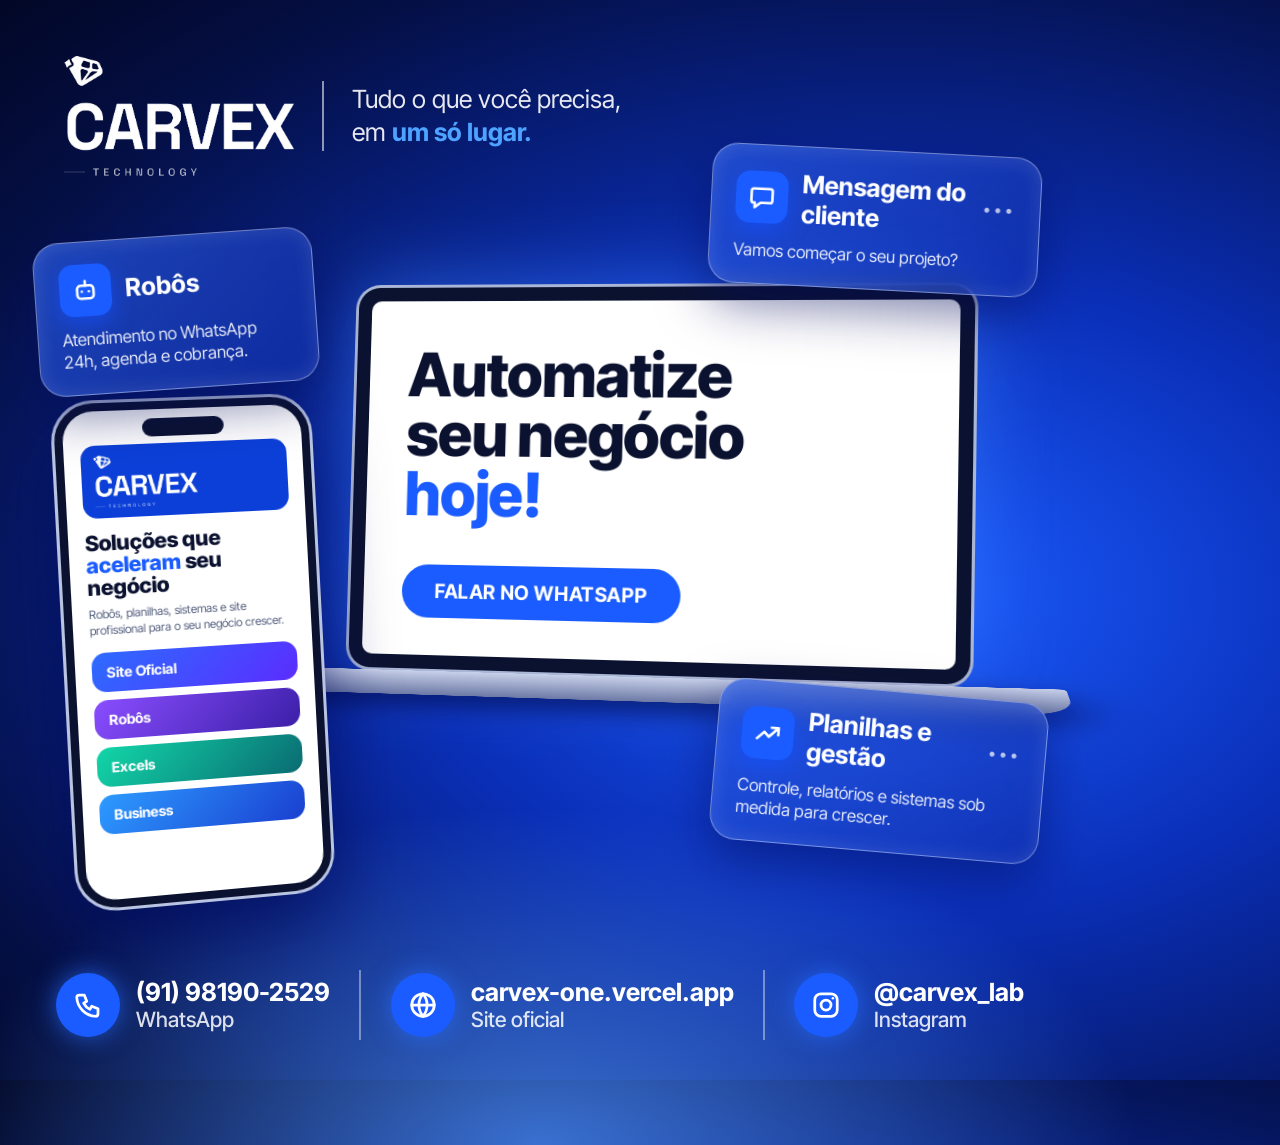
<file: arte/post.html>
<!DOCTYPE html>
<html lang="pt-BR">
<head>
<meta charset="UTF-8">
<title>Carvex — Post</title>
<link href="https://fonts.googleapis.com/css2?family=Inter+Tight:wght@400;500;700;800&display=swap" rel="stylesheet">
<style>
* { box-sizing: border-box; margin: 0; }
body { width: 1080px; height: 1080px; overflow: hidden; color: #fff;
  font-family: "Inter Tight", system-ui, sans-serif; position: relative;
  background: radial-gradient(ellipse at 70% 55%, #1b5cff 0%, #0a2fb8 38%, #040f45 80%, #020726 100%); }
.glow { position: absolute; left: -10%; right: -10%; bottom: -6%; height: 34%;
  background: radial-gradient(ellipse at 50% 100%, rgba(80,150,255,.7), transparent 65%); }

/* topo */
.top { position: absolute; left: 64px; top: 56px; display: flex; align-items: center; gap: 28px; }
.top img { width: 230px; height: auto; display: block; }
.top .bar { width: 2px; height: 70px; background: rgba(255,255,255,.55); }
.top p { font-size: 25px; line-height: 1.3; color: rgba(255,255,255,.9); max-width: 330px; }
.top b { color: #4da3ff; font-weight: 700; }

/* notebook */
.stage { position: absolute; left: 0; top: 0; width: 1080px; height: 1080px; perspective: 1800px; }
.laptop { position: absolute; left: 345px; top: 285px; width: 620px; height: 390px;
  transform: rotateY(-9deg) rotateX(3deg) rotateZ(1deg); transform-style: preserve-3d; }
.screen { width: 100%; height: 100%; border-radius: 22px; background: #0b1230; padding: 14px;
  box-shadow: 0 0 0 3px #aab6d6, 0 0 80px rgba(60,130,255,.55); }
.screen .in { width: 100%; height: 100%; border-radius: 10px; background: #fff; color: #0b1230;
  padding: 46px 40px; position: relative; overflow: hidden; }
.in h1 { font-size: 62px; line-height: .98; font-weight: 800; letter-spacing: -.02em; }
.in h1 span { color: #1a5cff; }
.in .btn { position: absolute; left: 40px; bottom: 38px; background: #1a5cff; color: #fff;
  font-weight: 700; font-size: 20px; padding: 15px 34px; border-radius: 999px; letter-spacing: .03em; }
.base { position: absolute; left: -70px; top: 392px; width: 780px; height: 70px;
  background: linear-gradient(180deg, #c8d1ea, #6d7aa6); border-radius: 6px 6px 40px 40px;
  transform: rotateX(72deg); transform-origin: top; box-shadow: 0 30px 60px rgba(0,10,80,.7); }

/* celular */
.phone { position: absolute; left: 70px; top: 400px; width: 250px; height: 500px; border-radius: 38px;
  background: #fff; border: 8px solid #0b1230; box-shadow: 0 0 0 3px #b9c4e2, 0 30px 70px rgba(0,10,90,.7);
  transform: rotateY(12deg) rotateZ(-3deg); padding: 34px 16px 16px; color: #0b1230; overflow: hidden; }
.phone::before { content: ""; position: absolute; top: 9px; left: 50%; width: 80px; height: 18px;
  margin-left: -40px; background: #0b1230; border-radius: 12px; }
.phone .logo { background: #0b3fd8; border-radius: 14px; padding: 10px 12px; margin-bottom: 14px; }
.phone .logo img { width: 100px; display: block; }
.phone h3 { font-size: 21px; line-height: 1.05; font-weight: 800; }
.phone h3 span { color: #1a5cff; }
.phone small { display: block; font-size: 11.5px; color: #55607f; margin: 8px 0 14px; line-height: 1.35; }
.pill { display: block; padding: 11px 14px; margin-bottom: 8px; border-radius: 14px; font-size: 14px; font-weight: 700;
  color: #fff; background: linear-gradient(135deg, var(--a), var(--b)); }

/* cards de vidro */
.glass { position: absolute; width: 330px; padding: 22px 24px; border-radius: 26px;
  background: linear-gradient(135deg, rgba(40,90,230,.72), rgba(15,45,170,.6));
  border: 1.5px solid rgba(255,255,255,.4); backdrop-filter: blur(14px);
  box-shadow: 0 20px 50px rgba(0,10,90,.5), inset 0 0 20px rgba(255,255,255,.12); }
.glass .row { display: flex; align-items: center; gap: 14px; }
.glass .ic { width: 52px; height: 52px; border-radius: 14px; background: #1a5cff; display: grid; place-items: center;
  box-shadow: 0 8px 20px rgba(20,80,255,.6); flex: none; }
.glass .ic svg { width: 28px; height: 28px; fill: none; stroke: #fff; stroke-width: 2.2; stroke-linecap: round; stroke-linejoin: round; }
.glass h4 { font-size: 25px; font-weight: 700; }
.glass p { font-size: 17px; line-height: 1.3; margin-top: 12px; color: rgba(255,255,255,.88); }
.glass .dots { margin-left: auto; letter-spacing: 3px; opacity: .7; }
.g1 { left: 36px; top: 235px; width: 280px; transform: rotate(-4deg); }
.g2 { right: 40px; top: 150px; transform: rotate(3deg); }
.g3 { right: 36px; top: 690px; transform: rotate(5deg); }

/* rodape */
.foot { position: absolute; left: 0; right: 0; bottom: 0; height: 150px; padding: 0 56px;
  display: flex; align-items: center; justify-content: space-between; }
.item { display: flex; align-items: center; gap: 16px; font-size: 25px; font-weight: 700; line-height: 1.2; }
.item .c { width: 64px; height: 64px; border-radius: 50%; background: #1a5cff; display: grid; place-items: center;
  box-shadow: 0 0 24px rgba(40,110,255,.7); flex: none; }
.item .c svg { width: 30px; height: 30px; fill: none; stroke: #fff; stroke-width: 2.2; stroke-linecap: round; stroke-linejoin: round; }
.item small { display: block; font-size: 21px; font-weight: 500; color: rgba(255,255,255,.85); }
.sep { width: 2px; height: 70px; background: rgba(255,255,255,.4); }
</style>
</head>
<body>
<div class="glow"></div>

<div class="top">
  <img src="../assets/logo.png" alt="Carvex Technology">
  <div class="bar"></div>
  <p>Tudo o que você precisa,<br>em <b>um só lugar.</b></p>
</div>

<div class="stage">
  <div class="laptop">
    <div class="screen"><div class="in">
      <h1>Automatize<br>seu negócio<br><span>hoje!</span></h1>
      <div class="btn">FALAR NO WHATSAPP</div>
    </div></div>
    <div class="base"></div>
  </div>

  <div class="phone">
    <div class="logo"><img src="../assets/logo.png" alt=""></div>
    <h3>Soluções que <span>aceleram</span> seu negócio</h3>
    <small>Robôs, planilhas, sistemas e site profissional para o seu negócio crescer.</small>
    <span class="pill" style="--a:#2d6bff;--b:#5b2dff">Site Oficial</span>
    <span class="pill" style="--a:#8a4dff;--b:#3b1fa8">Robôs</span>
    <span class="pill" style="--a:#12d6a8;--b:#0a6b72">Excels</span>
    <span class="pill" style="--a:#2d9bff;--b:#1a3fd0">Business</span>
  </div>

  <div class="glass g1">
    <div class="row"><div class="ic"><svg viewBox="0 0 24 24"><rect x="5" y="8" width="14" height="11" rx="3"/><path d="M12 4v4M9 13h.01M15 13h.01"/></svg></div><h4>Robôs</h4></div>
    <p>Atendimento no WhatsApp 24h, agenda e cobrança.</p>
  </div>
  <div class="glass g2">
    <div class="row"><div class="ic"><svg viewBox="0 0 24 24"><path d="M5 5h14a2 2 0 012 2v8a2 2 0 01-2 2h-8l-5 4v-4H5a2 2 0 01-2-2V7a2 2 0 012-2z"/></svg></div><h4>Mensagem do cliente</h4><span class="dots">•••</span></div>
    <p>Vamos começar o seu projeto?</p>
  </div>
  <div class="glass g3">
    <div class="row"><div class="ic"><svg viewBox="0 0 24 24"><path d="M3 17l6-6 4 4 8-8M15 7h6v6"/></svg></div><h4>Planilhas e gestão</h4><span class="dots">•••</span></div>
    <p>Controle, relatórios e sistemas sob medida para crescer.</p>
  </div>
</div>

<div class="foot">
  <div class="item"><div class="c"><svg viewBox="0 0 24 24"><path d="M5 4h4l2 5-2.500 1.500a11 11 0 005 5L15 13l5 2v4a2 2 0 01-2 2A16 16 0 013 6a2 2 0 012-2z"/></svg></div><div>(91) 98190-2529<small>WhatsApp</small></div></div>
  <div class="sep"></div>
  <div class="item"><div class="c"><svg viewBox="0 0 24 24"><circle cx="12" cy="12" r="9"/><path d="M3 12h18M12 3a14 14 0 010 18M12 3a14 14 0 000 18"/></svg></div><div>carvex-one.vercel.app<small>Site oficial</small></div></div>
  <div class="sep"></div>
  <div class="item"><div class="c"><svg viewBox="0 0 24 24"><rect x="3" y="3" width="18" height="18" rx="5"/><circle cx="12" cy="12" r="4"/><circle cx="17.500" cy="6.500" r="1" fill="#fff" stroke="none"/></svg></div><div>@carvex_lab<small>Instagram</small></div></div>
</div>
</body>
</html>
</file>
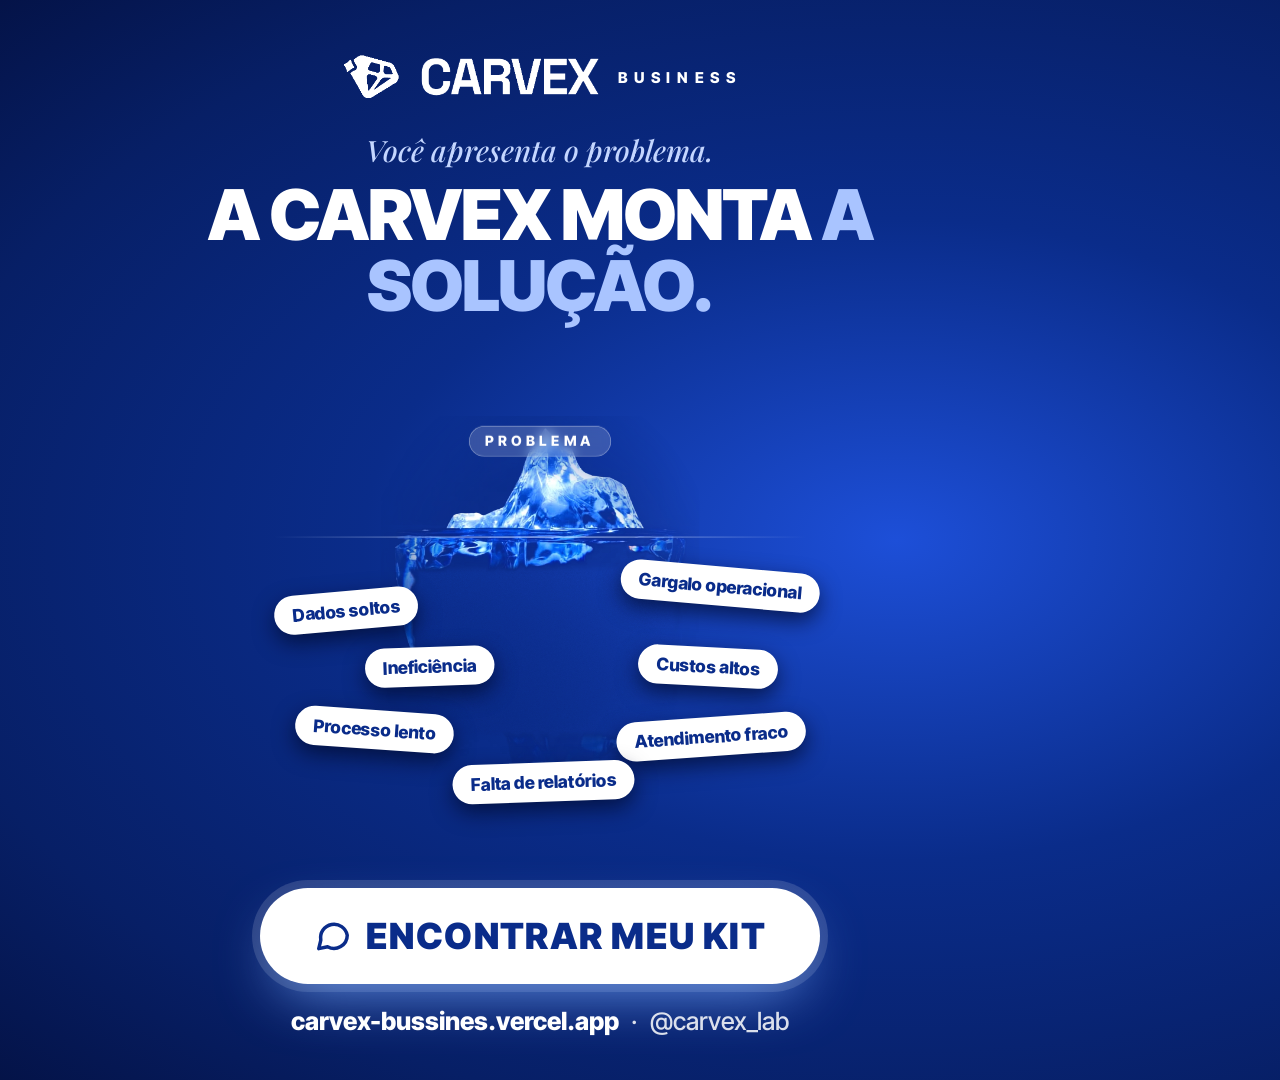
<file: arte/anuncios/anuncio-business.html>
<!DOCTYPE html>
<html lang="pt-BR">
<head>
<meta charset="UTF-8">
<title>Carvex Business — Anúncio</title>
<link href="https://fonts.googleapis.com/css2?family=Inter+Tight:wght@500;700;800;900&family=Playfair+Display:ital,wght@1,500;1,600&display=swap" rel="stylesheet">
<style>
* { box-sizing: border-box; margin: 0; }
:root { --bg:#0a2c8a; --bg2:#071f66; --deep:#041348; --electric:#a9c4ff; --ice:#c4d6ff; }
body { font-family: "Inter Tight", system-ui, sans-serif; color: #fff; overflow: hidden; position: relative;
  background: radial-gradient(ellipse at 70% 50%, #1d4fd8 0%, var(--bg) 42%, var(--bg2) 78%, var(--deep) 100%); }
body.sq { width:1080px; height:1080px; --k:.7; --h:70px; --pt:50px; --pb:44px; }
body.fd { width:1080px; height:1350px; --k:1.14; --h:84px; --pt:60px; --pb:52px; }
body.st { width:1080px; height:1920px; --k:1.28; --h:98px; --pt:250px; --pb:320px; }
.wrap { position: relative; height: 100%; padding: var(--pt) 60px var(--pb); display: flex; flex-direction: column; align-items: center; text-align: center; }
.brand { display: flex; align-items: center; gap: 14px; }
.brand img.i { height: 54px; } .brand img.w { height: 44px; }
.brand small { font: 800 15px "Inter Tight"; letter-spacing: .44em; color: #fff; margin-left: 2px; }
.serif { margin-top: 26px; font: italic 500 calc(var(--h) * .42) "Playfair Display", Georgia, serif; color: var(--ice); }
h1 { margin-top: 10px; font-size: var(--h); line-height: 1.02; font-weight: 900; letter-spacing: -.03em; text-transform: uppercase; }
h1 em { font-style: normal; color: var(--electric); }
.stagewrap { flex: 1; width: 100%; display: flex; align-items: center; justify-content: center; min-height: 0; padding-top: 14px; }
.stage { position: relative; width: 800px; height: 560px; transform: scale(var(--k)); flex: none; margin: calc((560px * var(--k) - 560px) / 2) calc((800px * var(--k) - 800px) / 2); }
.cta { display: inline-flex; align-items: center; gap: 14px; background: #fff; color: #0a2c8a; font-weight: 900; font-size: 36px; letter-spacing: .04em; text-transform: uppercase;
  padding: 26px 54px; border-radius: 999px; box-shadow: 0 22px 60px -18px rgba(120,170,255,.9), 0 0 0 8px rgba(255,255,255,.14); }
.cta svg { width: 38px; height: 38px; }
.foot { margin-top: 22px; font-size: 25px; font-weight: 500; color: rgba(255,255,255,.85); }
.foot b { font-weight: 800; color: #fff; }

.iceberg { position: absolute; left: 172px; top: 0; width: 456px; height: 540px;
  -webkit-mask-image: radial-gradient(ellipse 58% 60% at 50% 50%, #000 55%, transparent 100%); mask-image: radial-gradient(ellipse 58% 60% at 50% 50%, #000 55%, transparent 100%); }
.iceberg img { width: 100%; height: 100%; display: block; }
.tag { position: absolute; left: 50%; top: 14px; translate: -50% 0; font: 800 20px "Inter Tight"; letter-spacing: .3em; padding: 9px 22px; border-radius: 999px; color: #fff;
  background: rgba(255,255,255,.18); border: 1.5px solid rgba(255,255,255,.4); backdrop-filter: blur(8px); }
.water { position: absolute; left: 20px; right: 20px; top: 172px; height: 2px; background: linear-gradient(90deg, transparent, var(--ice), transparent); opacity: .75; }
.pill { position: absolute; padding: 13px 26px; border-radius: 999px; background: #fff; color: #0a2c8a; font-weight: 800; font-size: 25px; white-space: nowrap; box-shadow: 0 12px 30px rgba(1,8,40,.7); }

.kit { position: absolute; width: 380px; padding: 16px 20px; border-radius: 22px; display: flex; align-items: center; gap: 16px; text-align: left;
  background: linear-gradient(135deg, rgba(255,255,255,.16), rgba(255,255,255,.06)); border: 1.5px solid rgba(255,255,255,.34); box-shadow: 0 16px 40px rgba(1,8,40,.5), inset 0 1px 0 rgba(255,255,255,.2); }
.kit i { width: 54px; height: 54px; border-radius: 15px; background: #fff; display: grid; place-items: center; flex: none; }
.kit i svg { width: 30px; height: 30px; fill: none; stroke: #0a2c8a; stroke-width: 2; stroke-linecap: round; stroke-linejoin: round; }
.kit b { display: block; font-size: 25px; font-weight: 800; line-height: 1.05; }
.kit span { display: block; margin-top: 4px; font-size: 16px; color: var(--ice); line-height: 1.2; }
</style>
</head>
<body>
<div class="wrap">
  <div class="brand"><img class="i" src="assets/logo-icon.png" alt=""><img class="w" src="assets/logo-word.png" alt="Carvex"><small>BUSINESS</small></div>
  <div class="serif" id="serif"></div>
  <h1 id="h1"></h1>
  <div class="stagewrap"><div class="stage" id="stage"></div></div>
  <div class="cta">
    <svg viewBox="0 0 24 24" fill="none" stroke="#0a2c8a" stroke-width="2.2" stroke-linecap="round" stroke-linejoin="round"><path d="M21 11.5a8.4 8.4 0 0 1-12.4 7.3L3 20l1.3-5.4A8.4 8.4 0 1 1 21 11.5z"/></svg>
    <span id="cta"></span>
  </div>
  <p class="foot"><b>carvex-bussines.vercel.app</b> &nbsp;·&nbsp; @carvex_lab</p>
</div>
<script>
const q = new URLSearchParams(location.search);
const v = q.get("v") || "problema", f = q.get("f") || "sq";
document.body.classList.add(f);
const I = {
  rest:'<path d="M7 3v8M5 3v5a2 2 0 0 0 4 0V3M7 11v10M17 3c-2 2-3 5-3 8h3v10"/>',
  clin:'<rect x="3" y="3" width="18" height="18" rx="4"/><path d="M12 8v8M8 12h8"/>',
  loja:'<path d="M4 9l1-5h14l1 5M4 9a2.5 2.5 0 0 0 5 0 2.5 2.5 0 0 0 6 0 2.5 2.5 0 0 0 5 0M5 12v8h14v-8M10 20v-5h4v5"/>',
  salao:'<circle cx="6" cy="6" r="3"/><circle cx="6" cy="18" r="3"/><path d="M8.5 8l12 10M8.5 16L20 6"/>',
  ofi:'<path d="M14.5 6a4 4 0 0 0 4.9 5L10 20.4a2.1 2.1 0 0 1-3-3L16.4 8A4 4 0 0 0 14.5 6z"/>',
  acad:'<path d="M6 7v10M3 9v6M18 7v10M21 9v6M6 12h12"/>',
  imob:'<path d="M3 11l9-8 9 8M5 10v10h14V10M10 20v-6h4v6"/>',
  esc:'<rect x="5" y="3" width="14" height="18" rx="1"/><path d="M9 7h2M13 7h2M9 11h2M13 11h2M9 15h2M13 15h2M10 21v-3h4v3"/>',
};
const kit = (k, n, d, x, y) => `<div class="kit" style="left:${x}px;top:${y}px"><i><svg viewBox="0 0 24 24">${I[k]}</svg></i><div><b>${n}</b><span>${d}</span></div></div>`;
const V = {
  problema: {
    serif: "Você apresenta o problema.",
    h1: 'A Carvex monta <em>a solução.</em>',
    cta: "Encontrar meu kit",
    stage: `<div class="iceberg"><img src="assets/iceberg.webp" alt=""></div><div class="water"></div><div class="tag">PROBLEMA</div>
      <span class="pill" style="left:20px;top:250px;transform:rotate(-5deg)">Dados soltos</span>
      <span class="pill" style="right:0;top:215px;transform:rotate(5deg)">Gargalo operacional</span>
      <span class="pill" style="left:150px;top:330px;transform:rotate(-2deg)">Ineficiência</span>
      <span class="pill" style="right:60px;top:330px;transform:rotate(3deg)">Custos altos</span>
      <span class="pill" style="left:50px;top:420px;transform:rotate(4deg)">Processo lento</span>
      <span class="pill" style="right:20px;top:430px;transform:rotate(-4deg)">Atendimento fraco</span>
      <span class="pill" style="left:275px;top:495px;transform:rotate(-2deg)">Falta de relatórios</span>`,
  },
  kits: {
    serif: "Escolha o kit.",
    h1: 'Um kit completo <em>para o seu negócio.</em>',
    cta: "Ver meu kit",
    stage: [
      kit('rest','Restaurantes','Pedidos, cozinha e caixa',10,10),
      kit('clin','Clínicas','Agenda, pacientes e retornos',410,40),
      kit('loja','Lojas','Vendas, estoque e clientes',10,150),
      kit('salao','Salões e Barbearias','Agenda cheia, clientes voltam',410,180),
      kit('ofi','Oficinas','Ordens de serviço e peças',10,290),
      kit('acad','Academias','Alunos, planos e cobranças',410,320),
      kit('imob','Imobiliárias','Imóveis, leads e contratos',10,430),
      kit('esc','Escritórios','Processos sem retrabalho',410,460),
    ].join(''),
  },
};
const d = V[v];
document.getElementById("serif").textContent = d.serif;
document.getElementById("h1").innerHTML = d.h1;
document.getElementById("cta").textContent = d.cta;
document.getElementById("stage").innerHTML = d.stage;
</script>
</body>
</html>
</file>
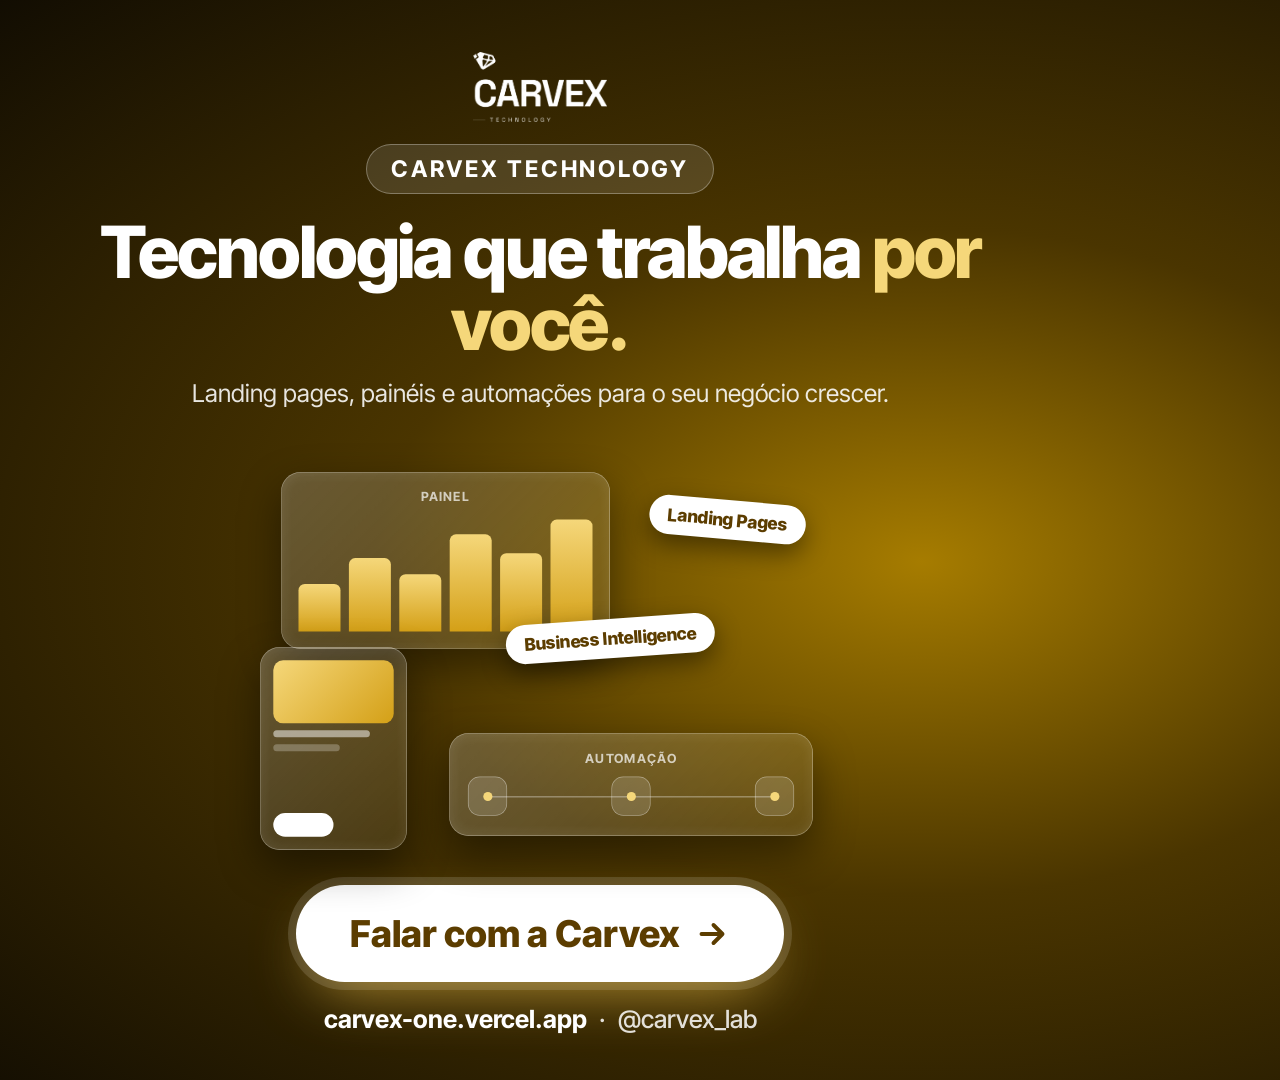
<file: arte/anuncios/anuncio-links.html>
<!DOCTYPE html>
<html lang="pt-BR">
<head>
<meta charset="UTF-8">
<title>Carvex — Anúncios Site Oficial, Excels e Hotmart</title>
<link href="https://fonts.googleapis.com/css2?family=Inter+Tight:wght@400;500;700;800&display=swap" rel="stylesheet">
<style>
* { box-sizing: border-box; margin: 0; }
body { font-family: "Inter Tight", system-ui, sans-serif; color: #fff; overflow: hidden; position: relative; background: radial-gradient(ellipse at 72% 52%, var(--c1) 0%, var(--c2) 42%, var(--c3) 100%); }
body.t-oficial { --c1:#a67c00; --c2:#4a3500; --c3:#120d02; --acc:#f5d77a; --btn:#5c3d00; --soft:rgba(245,215,122,.22); --glow:rgba(245,200,80,.7); --bar1:#d4a017; --bar2:#f5d77a; --ink:#5c3d00; }
body.t-excels  { --c1:#0f7a3e; --c2:#06351c; --c3:#02120a; --acc:#6ee7a0; --btn:#065f2e; --soft:rgba(52,211,153,.2); --glow:rgba(52,211,153,.65); --bar1:#16a34a; --bar2:#86efac; --ink:#065f2e; }
body.t-hotmart { --c1:#1d4fd8; --c2:#0a2c8a; --c3:#041348; --acc:#8ec5ff; --btn:#0a2c8a; --soft:rgba(142,197,255,.22); --glow:rgba(90,169,255,.7); --bar1:#1a5cff; --bar2:#8ec5ff; --ink:#0a2c8a; }
body.sq { width:1080px; height:1080px; --k:.7; --h:72px; --pt:52px; --pb:46px; }
body.fd { width:1080px; height:1350px; --k:1.12; --h:86px; --pt:62px; --pb:54px; }
body.st { width:1080px; height:1920px; --k:1.28; --h:100px; --pt:250px; --pb:320px; }
.wrap { position:relative; height:100%; padding:var(--pt) 60px var(--pb); display:flex; flex-direction:column; align-items:center; text-align:center; }
.logo { height:70px; display:block; }
.eyebrow { margin-top:22px; padding:10px 24px; border-radius:999px; background:rgba(255,255,255,.12); border:1.5px solid rgba(255,255,255,.3); font-size:23px; font-weight:700; letter-spacing:.12em; }
h1 { margin-top:22px; font-size:var(--h); line-height:1; font-weight:800; letter-spacing:-.03em; }
h1 em { font-style:normal; color:var(--acc); }
.sub { margin-top:18px; font-size:calc(var(--h) * .34); line-height:1.28; color:rgba(255,255,255,.88); max-width:880px; }
.stagewrap { flex:1; width:100%; display:flex; align-items:center; justify-content:center; min-height:0; padding-top:14px; }
.stage { position:relative; width:800px; height:560px; transform:scale(var(--k)); flex:none; margin:calc((560px * var(--k) - 560px) / 2) calc((800px * var(--k) - 800px) / 2); }
.cta { display:inline-flex; align-items:center; gap:14px; background:#fff; color:var(--btn); font-weight:800; font-size:37px; padding:26px 54px; border-radius:999px; box-shadow:0 22px 60px -18px var(--glow), 0 0 0 8px rgba(255,255,255,.14); }
.cta svg { width:36px; height:36px; }
.foot { margin-top:22px; font-size:25px; font-weight:500; color:rgba(255,255,255,.85); }
.foot b { font-weight:700; color:#fff; }
.glass { position:absolute; border-radius:28px; background:linear-gradient(135deg, rgba(255,255,255,.2), rgba(255,255,255,.07)); border:1.5px solid rgba(255,255,255,.35); box-shadow:0 24px 60px rgba(0,0,0,.45), inset 0 0 20px rgba(255,255,255,.1); }
.chip { position:absolute; padding:13px 26px; border-radius:999px; background:#fff; color:var(--ink); font-weight:800; font-size:25px; white-space:nowrap; box-shadow:0 14px 36px rgba(0,0,0,.45); }
.lbl { font-size:18px; font-weight:700; opacity:.7; letter-spacing:.1em; margin-bottom:12px; }
.bars { display:flex; align-items:flex-end; gap:12px; height:170px; }
.bars i { flex:1; border-radius:9px 9px 0 0; background:linear-gradient(to top, var(--bar1), var(--bar2)); }
.flow { display:flex; align-items:center; justify-content:space-between; position:relative; height:64px; }
.flow::before { content:""; position:absolute; left:6%; right:6%; top:50%; height:2px; background:rgba(255,255,255,.35); }
.flow span { position:relative; width:56px; height:56px; border-radius:17px; background:rgba(255,255,255,.14); border:1.5px solid rgba(255,255,255,.4); display:grid; place-items:center; }
.flow span::after { content:""; width:13px; height:13px; border-radius:50%; background:var(--acc); }
.wire { height:100%; display:flex; flex-direction:column; gap:10px; }
.wire .a { height:90px; border-radius:14px; background:linear-gradient(135deg, var(--bar2), var(--bar1)); }
.wire .l { height:10px; border-radius:6px; background:rgba(255,255,255,.5); }
.wire .b { margin-top:auto; height:34px; width:50%; border-radius:999px; background:#fff; }

/* planilha */
.xl { position:absolute; left:20px; top:10px; width:560px; border-radius:22px; background:#06150e; border:1.5px solid rgba(255,255,255,.25); box-shadow:0 30px 70px rgba(0,0,0,.6), 0 0 0 3px rgba(255,255,255,.08); overflow:hidden; }
.xl .bar { padding:12px 18px; background:#0b2a1b; font-size:17px; font-weight:700; display:flex; gap:7px; align-items:center; }
.xl .bar i { width:10px; height:10px; border-radius:50%; background:rgba(255,255,255,.4); }
.xl .bar span { margin-left:10px; opacity:.85; }
.xl table { width:100%; border-collapse:collapse; font-size:20px; font-variant-numeric:tabular-nums; }
.xl th { background:#0f3d26; padding:12px; font-weight:700; text-align:left; font-size:17px; color:#b7f7d1; }
.xl td { padding:12px; border-top:1px solid rgba(255,255,255,.08); color:#d9fbe7; }
.xl td.y { background:#facc15; color:#3f2f00; font-weight:700; }
.xl td.g { background:#14532d; color:#b7f7d1; font-weight:700; }

/* produtos */
.prod { position:absolute; left:60px; width:560px; padding:20px 24px; border-radius:26px; display:flex; align-items:center; gap:20px; text-align:left;
  background:linear-gradient(135deg, rgba(255,255,255,.2), rgba(255,255,255,.07)); border:1.5px solid rgba(255,255,255,.36); box-shadow:0 20px 50px rgba(0,0,0,.45), inset 0 1px 0 rgba(255,255,255,.25); }
.prod i { width:70px; height:70px; border-radius:20px; background:#fff; display:grid; place-items:center; flex:none; }
.prod i svg { width:38px; height:38px; fill:none; stroke:var(--ink); stroke-width:2; stroke-linecap:round; stroke-linejoin:round; }
.prod b { display:block; font-size:30px; font-weight:800; line-height:1.05; }
.prod span { display:block; margin-top:6px; font-size:20px; color:rgba(255,255,255,.82); }
</style>
</head>
<body>
<div class="wrap">
  <img class="logo" src="../../assets/logo.png" alt="Carvex">
  <div class="eyebrow" id="eyebrow"></div>
  <h1 id="h1"></h1>
  <p class="sub" id="sub"></p>
  <div class="stagewrap"><div class="stage" id="stage"></div></div>
  <div class="cta"><span id="cta"></span>
    <svg viewBox="0 0 24 24" fill="none" stroke="currentColor" stroke-width="2.6" stroke-linecap="round" stroke-linejoin="round"><path d="M5 12h14M13 6l6 6-6 6"/></svg></div>
  <p class="foot"><b id="url"></b> &nbsp;·&nbsp; @carvex_lab</p>
</div>
<script>
const q = new URLSearchParams(location.search);
const v = q.get("v") || "oficial", f = q.get("f") || "sq";
document.body.classList.add(f, "t-" + v);
const SV = {
  tpl:'<svg viewBox="0 0 24 24"><rect x="3" y="4" width="18" height="16" rx="3"/><path d="M3 9h18M8 14h8"/></svg>',
  dash:'<svg viewBox="0 0 24 24"><path d="M4 20V10M10 20V4M16 20v-8M22 20H2"/></svg>',
  kit:'<svg viewBox="0 0 24 24"><path d="M6 3h9l4 4v14H6zM15 3v4h4M9 12h7M9 16h7"/></svg>',
};
const V = {
  oficial: {
    eyebrow: "CARVEX TECHNOLOGY",
    h1: 'Tecnologia que trabalha <em>por você.</em>',
    sub: "Landing pages, painéis e automações para o seu negócio crescer.",
    cta: "Falar com a Carvex", url: "carvex-one.vercel.app",
    stage: `
      <div class="glass" style="left:30px;top:20px;width:470px;padding:24px"><div class="lbl">PAINEL</div><div class="bars"><i style="height:40%"></i><i style="height:62%"></i><i style="height:48%"></i><i style="height:82%"></i><i style="height:66%"></i><i style="height:94%"></i></div></div>
      <div class="glass" style="left:0;top:270px;width:210px;height:290px;padding:18px"><div class="wire"><div class="a"></div><div class="l" style="width:80%"></div><div class="l" style="width:55%;opacity:.5"></div><div class="b"></div></div></div>
      <div class="glass" style="right:10px;bottom:20px;width:520px;padding:24px 26px"><div class="lbl">AUTOMAÇÃO</div><div class="flow"><span></span><span></span><span></span></div></div>
      <div class="chip" style="right:20px;top:60px;transform:rotate(5deg)">Landing Pages</div>
      <div class="chip" style="right:150px;top:230px;transform:rotate(-4deg)">Business Intelligence</div>`,
  },
  excels: {
    eyebrow: "CARVEX XLS",
    h1: 'Planilhas que <em>resolvem</em> a dor do seu negócio.',
    sub: "10 planilhas Excel com fórmulas, dashboard e tutorial passo a passo. Pagamento único, sem mensalidade.",
    cta: "Ver as 10 planilhas", url: "carvex-excels.vercel.app",
    stage: `
      <div class="xl"><div class="bar"><i></i><i></i><i></i><span>Fluxo-de-Caixa.xlsx — Excel</span></div>
        <table><tr><th>Mês</th><th>Entradas</th><th>Saídas</th><th>Saldo</th></tr>
        <tr><td>Jan</td><td class="y">42.300</td><td class="y">36.100</td><td class="g">6.200</td></tr>
        <tr><td>Fev</td><td class="y">38.900</td><td class="y">35.400</td><td class="g">3.500</td></tr>
        <tr><td>Mar</td><td class="y">51.200</td><td class="y">41.900</td><td class="g">9.300</td></tr>
        <tr><td>Abr</td><td class="y">47.800</td><td class="y">40.200</td><td class="g">7.600</td></tr></table>
        <div style="padding:16px 18px 18px;background:#06150e"><div class="bars" style="height:110px"><i style="height:45%"></i><i style="height:30%"></i><i style="height:80%"></i><i style="height:62%"></i><i style="height:92%"></i><i style="height:70%"></i></div></div></div>
      <span class="chip" style="right:0;top:40px;transform:rotate(5deg)">Fórmulas prontas</span>
      <span class="chip" style="right:20px;top:250px;transform:rotate(-4deg)">Dashboard</span>
      <span class="chip" style="right:0;top:380px;transform:rotate(4deg)">Sem macros</span>
      <span class="chip" style="left:130px;bottom:-4px;transform:rotate(-3deg)">Tutorial incluso</span>`,
  },
  hotmart: {
    eyebrow: "CARVEX NA HOTMART",
    h1: 'Pare de montar tudo <em>do zero.</em>',
    sub: "Páginas de venda, painéis de leads e kits de orçamento prontos. Baixe, edite e use.",
    cta: "Ver produtos", url: "hotmart-cvx.vercel.app",
    stage: `
      <div class="prod" style="top:10px;left:100px"><i>${SV.tpl}</i><div><b>Templates de página</b><span>5 modelos prontos para editar</span></div></div>
      <div class="prod" style="top:200px;left:20px"><i>${SV.dash}</i><div><b>Painéis de leads</b><span>10 nichos, no Excel</span></div></div>
      <div class="prod" style="top:390px;left:140px"><i>${SV.kit}</i><div><b>Kits de orçamento</b><span>Planilhas e modelos, a partir de R$ 49</span></div></div>
      <span class="chip" style="right:0;top:110px;transform:rotate(5deg)">Compra segura</span>
      <span class="chip" style="right:10px;top:330px;transform:rotate(-4deg)">Baixou, editou, usou</span>`,
  },
};
const d = V[v];
document.getElementById("eyebrow").textContent = d.eyebrow;
document.getElementById("h1").innerHTML = d.h1;
document.getElementById("sub").textContent = d.sub;
document.getElementById("cta").textContent = d.cta;
document.getElementById("url").textContent = d.url;
document.getElementById("stage").innerHTML = d.stage;
</script>
</body>
</html>
</file>
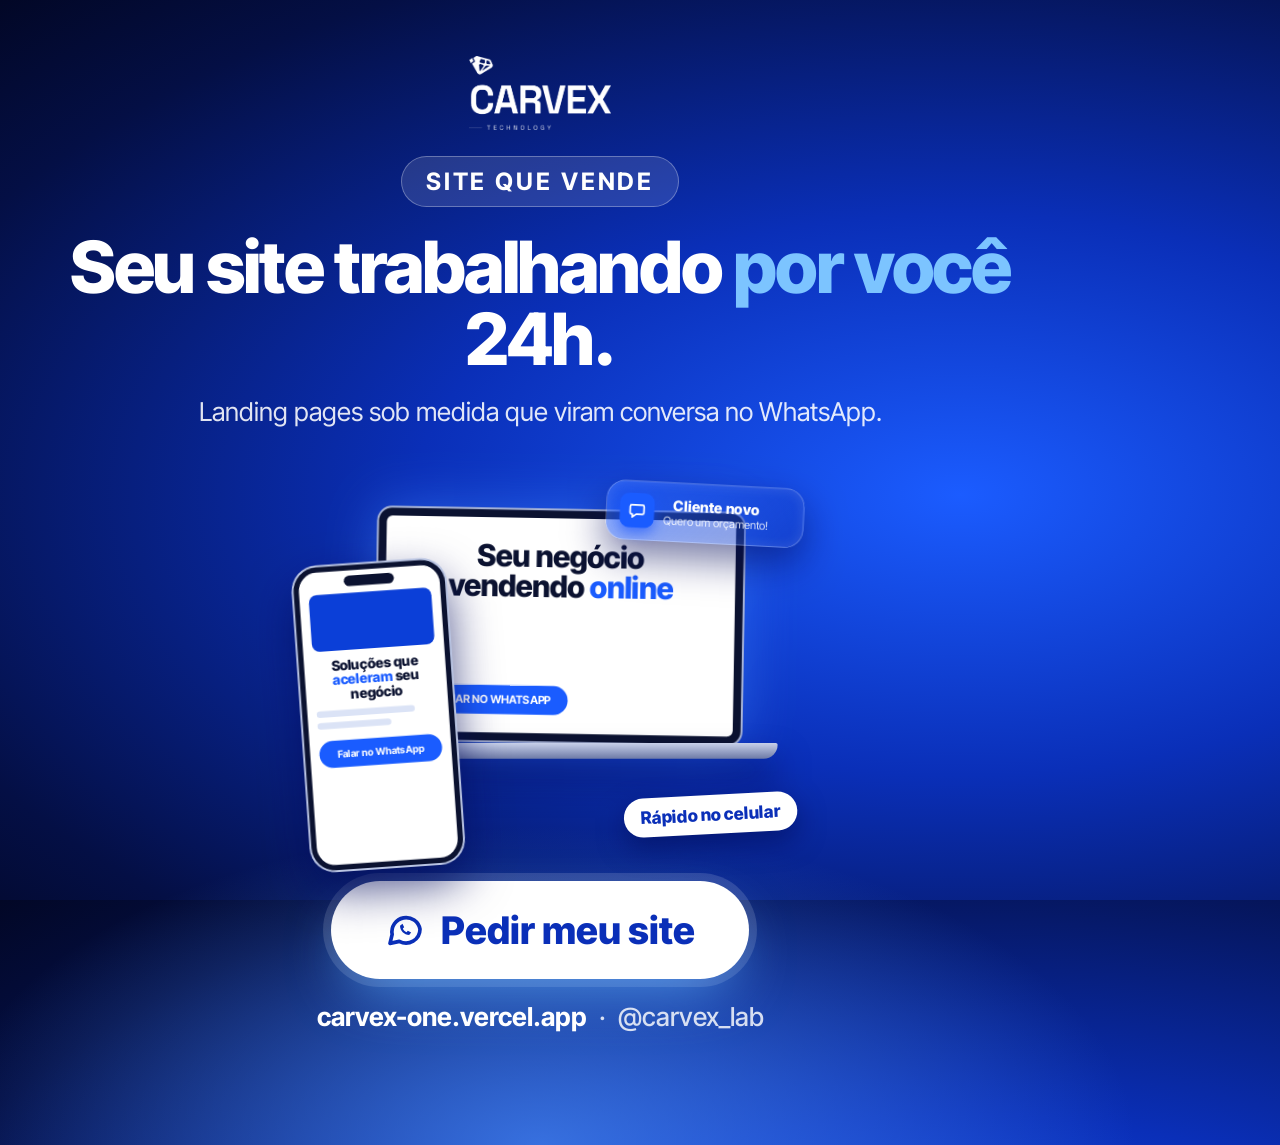
<file: arte/anuncios/anuncio.html>
<!DOCTYPE html>
<html lang="pt-BR">
<head>
<meta charset="UTF-8">
<title>Carvex — Anúncio</title>
<link href="https://fonts.googleapis.com/css2?family=Inter+Tight:wght@400;500;700;800&display=swap" rel="stylesheet">
<style>
* { box-sizing: border-box; margin: 0; }
html, body { width: 100%; height: 100%; }
body { font-family: "Inter Tight", system-ui, sans-serif; color: #fff; overflow: hidden; position: relative;
  background: radial-gradient(ellipse at 75% 55%, #1b5cff 0%, #0a2fb8 40%, #040f45 82%, #020726 100%); }
body.sq { width: 1080px; height: 1080px; --k: .66; --h: 72px; --pt: 56px; --pb: 48px; }
body.fd { width: 1080px; height: 1350px; --k: .98; --h: 92px; --pt: 64px; --pb: 56px; }
body.st { width: 1080px; height: 1920px; --k: 1.3; --h: 104px; --pt: 250px; --pb: 320px; }
.glow { position: absolute; left: -10%; right: -10%; bottom: -6%; height: 32%;
  background: radial-gradient(ellipse at 50% 100%, rgba(80,150,255,.65), transparent 65%); }
.wrap { position: relative; height: 100%; padding: var(--pt) 64px var(--pb); display: flex; flex-direction: column; align-items: center; text-align: center; }
.logo { height: 74px; display: block; }
.eyebrow { margin-top: 26px; padding: 10px 24px; border-radius: 999px; background: rgba(255,255,255,.12);
  border: 1.5px solid rgba(255,255,255,.3); font-size: 24px; font-weight: 700; letter-spacing: .12em; }
h1 { margin-top: 24px; font-size: var(--h); line-height: 1; font-weight: 800; letter-spacing: -.03em; }
h1 em { font-style: normal; color: #7cc4ff; }
.sub { margin-top: 20px; font-size: calc(var(--h) * .36); line-height: 1.28; color: rgba(255,255,255,.88); max-width: 860px; }
.stagewrap { flex: 1; padding-top: 28px; width: 100%; display: flex; align-items: center; justify-content: center; min-height: 0; }
.stage { position: relative; width: 800px; height: 560px; transform: scale(var(--k)); flex: none; margin: calc((560px * var(--k) - 560px) / 2) calc((800px * var(--k) - 800px) / 2); }
.cta { display: inline-flex; align-items: center; gap: 16px; background: #fff; color: #0a2fb8; font-weight: 800; font-size: 38px;
  padding: 26px 54px; border-radius: 999px; box-shadow: 0 22px 60px -18px rgba(90,170,255,.9), 0 0 0 8px rgba(255,255,255,.14); }
.cta svg { width: 40px; height: 40px; }
.foot { margin-top: 22px; font-size: 26px; font-weight: 500; color: rgba(255,255,255,.82); }
.foot b { font-weight: 700; color: #fff; }

/* vidro */
.glass { position: absolute; border-radius: 28px; background: linear-gradient(135deg, rgba(40,100,255,.6), rgba(15,50,180,.45));
  border: 1.5px solid rgba(255,255,255,.38); box-shadow: 0 24px 60px rgba(0,10,90,.55), inset 0 0 20px rgba(255,255,255,.12); }
.chip { position: absolute; padding: 14px 26px; border-radius: 999px; background: #fff; color: #0a2fb8; font-weight: 800; font-size: 26px;
  box-shadow: 0 16px 40px rgba(0,10,80,.5); white-space: nowrap; }
.ic { width: 52px; height: 52px; border-radius: 14px; background: #1a5cff; display: grid; place-items: center; flex: none; box-shadow: 0 8px 20px rgba(20,80,255,.6); }
.ic svg { width: 28px; height: 28px; fill: none; stroke: #fff; stroke-width: 2.2; stroke-linecap: round; stroke-linejoin: round; }

/* notebook */
.laptop { position: absolute; left: 150px; top: 40px; width: 560px; height: 350px; transform: rotateY(-9deg) rotateZ(1deg); }
.screen { width: 100%; height: 100%; border-radius: 20px; background: #0b1230; padding: 12px; box-shadow: 0 0 0 3px #aab6d6, 0 0 80px rgba(60,130,255,.55); }
.screen .in { width: 100%; height: 100%; border-radius: 9px; background: #fff; color: #0b1230; padding: 34px 32px; position: relative; }
.in h4 { font-size: 46px; line-height: 1; font-weight: 800; letter-spacing: -.02em; }
.in h4 span { color: #1a5cff; }
.in .b { position: absolute; left: 32px; bottom: 28px; background: #1a5cff; color: #fff; font-weight: 700; font-size: 17px; padding: 12px 26px; border-radius: 999px; }
.base { position: absolute; left: 100px; top: 392px; width: 660px; height: 24px; border-radius: 4px 4px 30px 30px; background: linear-gradient(180deg,#c8d1ea,#6d7aa6); box-shadow: 0 30px 50px rgba(0,10,80,.6); }
.phone { position: absolute; width: 230px; height: 460px; border-radius: 36px; background: #fff; border: 8px solid #0b1230; box-shadow: 0 0 0 3px #b9c4e2, 0 30px 70px rgba(0,10,90,.7); overflow: hidden; color: #0b1230; }
.phone::before { content: ""; position: absolute; top: 8px; left: 50%; width: 76px; height: 16px; margin-left: -38px; background: #0b1230; border-radius: 12px; z-index: 2; }
.phone.bg { background: #0d1b4a; color: #fff; }

/* chat */
.chat { padding: 40px 14px 14px; display: flex; flex-direction: column; gap: 10px; font-size: 15px; line-height: 1.3; }
.chat .hd { display: flex; align-items: center; gap: 8px; font-weight: 700; padding-bottom: 8px; border-bottom: 1px solid rgba(255,255,255,.15); }
.chat .dot { width: 26px; height: 26px; border-radius: 50%; background: #1a5cff; }
.bub { padding: 10px 13px; border-radius: 16px; max-width: 88%; }
.bub.l { background: rgba(255,255,255,.14); border-bottom-left-radius: 4px; }
.bub.r { background: #1a8cff; align-self: flex-end; border-bottom-right-radius: 4px; }

/* painel */
.bars { display: flex; align-items: flex-end; gap: 14px; height: 190px; padding: 0 6px; }
.bars i { flex: 1; border-radius: 10px 10px 0 0; background: linear-gradient(to top, #1a5cff, #7cc4ff); }
.flow { display: flex; align-items: center; justify-content: space-between; position: relative; height: 70px; }
.flow::before { content: ""; position: absolute; left: 6%; right: 6%; top: 50%; height: 2px; background: rgba(255,255,255,.35); }
.flow span { position: relative; width: 60px; height: 60px; border-radius: 18px; background: rgba(255,255,255,.14); border: 1.5px solid rgba(255,255,255,.4); display: grid; place-items: center; }
.flow span::after { content: ""; width: 14px; height: 14px; border-radius: 50%; background: #7cc4ff; }
</style>
</head>
<body>
<div class="glow"></div>
<div class="wrap">
  <img class="logo" src="../../assets/logo.png" alt="Carvex">
  <div class="eyebrow" id="eyebrow"></div>
  <h1 id="h1"></h1>
  <p class="sub" id="sub"></p>
  <div class="stagewrap"><div class="stage" id="stage"></div></div>
  <div class="cta">
    <svg viewBox="0 0 24 24" fill="none" stroke="#0a2fb8" stroke-width="2.2" stroke-linecap="round" stroke-linejoin="round"><path d="M21 11.5a8.4 8.4 0 0 1-12.4 7.3L3 20l1.3-5.4A8.4 8.4 0 1 1 21 11.5z"/><path d="M9 9.5c0 3 2.500 5.500 5.500 5.500l1.200-1.500-2-1-.8.8c-1-.4-1.800-1.200-2.200-2.200l.8-.8-1-2z" fill="#0a2fb8" stroke="none"/></svg>
    <span id="cta">Chamar no WhatsApp</span>
  </div>
  <p class="foot"><b>carvex-one.vercel.app</b> &nbsp;·&nbsp; @carvex_lab</p>
</div>

<script>
const q = new URLSearchParams(location.search);
const v = q.get("v") || "site", f = q.get("f") || "sq";
document.body.classList.add(f);

const ICON = {
  msg: '<svg viewBox="0 0 24 24"><path d="M5 5h14a2 2 0 012 2v8a2 2 0 01-2 2h-8l-5 4v-4H5a2 2 0 01-2-2V7a2 2 0 012-2z"/></svg>',
  chart: '<svg viewBox="0 0 24 24"><path d="M3 17l6-6 4 4 8-8M15 7h6v6"/></svg>',
  bot: '<svg viewBox="0 0 24 24"><rect x="5" y="8" width="14" height="11" rx="3"/><path d="M12 4v4M9 13h.01M15 13h.01"/></svg>',
};

const V = {
  site: {
    eyebrow: "SITE QUE VENDE",
    h1: 'Seu site trabalhando <em>por você</em> 24h.',
    sub: "Landing pages sob medida que viram conversa no WhatsApp.",
    cta: "Pedir meu site",
    stage: `
      <div class="laptop"><div class="screen"><div class="in"><h4>Seu negócio<br>vendendo <span>online</span></h4><div class="b">CHAMAR NO WHATSAPP</div></div></div></div>
      <div class="base"></div>
      <div class="phone" style="left:40px;top:120px;transform:rotate(-4deg)"><div style="padding:34px 14px 0"><div style="background:#0b3fd8;border-radius:12px;height:86px;margin-bottom:12px"></div><div style="font-weight:800;font-size:21px;line-height:1.05">Soluções que <span style="color:#1a5cff">aceleram</span> seu negócio</div><div style="margin-top:12px;height:10px;width:80%;border-radius:6px;background:#dbe3f6"></div><div style="margin-top:8px;height:10px;width:60%;border-radius:6px;background:#dbe3f6"></div><div style="margin-top:18px;background:#1a5cff;color:#fff;font-weight:700;border-radius:999px;padding:11px;text-align:center;font-size:15px">Falar no WhatsApp</div></div></div>
      <div class="glass" style="right:0;top:0;width:300px;padding:18px 20px;display:flex;gap:14px;align-items:center;transform:rotate(3deg)"><div class="ic">${ICON.msg}</div><div><div style="font-weight:800;font-size:22px">Cliente novo</div><div style="font-size:17px;opacity:.85">Quero um orçamento!</div></div></div>
      <div class="chip" style="right:10px;bottom:30px;transform:rotate(-3deg)">Rápido no celular</div>`,
  },
  robo: {
    eyebrow: "ROBÔS DE WHATSAPP",
    h1: 'Seu WhatsApp <em>vendendo</em> sozinho.',
    sub: "Robôs que atendem, agendam e cobram seus clientes, a qualquer hora.",
    cta: "Quero meu robô",
    stage: `
      <div class="phone bg" style="left:285px;top:20px;width:260px;height:500px"><div class="chat"><div class="hd"><span class="dot"></span>Carvex Bot</div>
        <div class="bub r">Oi! Quero agendar um horário</div>
        <div class="bub l">Claro! Tenho amanhã às 10h ou 15h. Qual prefere?</div>
        <div class="bub r">10h</div>
        <div class="bub l">Confirmado ✅ Te lembro um dia antes.</div></div></div>
      <div class="chip" style="left:20px;top:70px;transform:rotate(-6deg)">Agenda 24h</div>
      <div class="chip" style="right:10px;top:150px;transform:rotate(5deg)">Cobrança educada</div>
      <div class="chip" style="left:0;bottom:90px;transform:rotate(3deg)">Pedidos sem comissão</div>
      <div class="chip" style="right:40px;bottom:50px;transform:rotate(-4deg)">Lembretes</div>`,
  },
  painel: {
    eyebrow: "PAINÉIS E AUTOMAÇÃO",
    h1: 'Chega de refazer <em>relatório</em> à mão.',
    sub: "O número certo na hora e o trabalho repetitivo rodando sozinho.",
    cta: "Quero automatizar",
    stage: `
      <div class="glass" style="left:60px;top:30px;width:480px;padding:26px"><div style="font-size:19px;font-weight:700;opacity:.7;margin-bottom:14px;letter-spacing:.08em">PAINEL</div>
        <div class="bars"><i style="height:40%"></i><i style="height:62%"></i><i style="height:48%"></i><i style="height:80%"></i><i style="height:66%"></i><i style="height:94%"></i></div></div>
      <div class="glass" style="right:20px;bottom:40px;width:430px;padding:24px 26px"><div style="font-size:19px;font-weight:700;opacity:.7;margin-bottom:10px;letter-spacing:.08em">AUTOMAÇÃO</div><div class="flow"><span></span><span></span><span></span></div></div>
      <div class="glass" style="right:0;top:0;padding:16px 22px;display:flex;gap:14px;align-items:center;transform:rotate(3deg)"><div class="ic">${ICON.chart}</div><div style="font-weight:800;font-size:23px">Relatório pronto</div></div>
      <div class="chip" style="left:0;bottom:70px;transform:rotate(-4deg)">Sem planilha travada</div>`,
  },
};
const d = V[v];
document.getElementById("eyebrow").textContent = d.eyebrow;
document.getElementById("h1").innerHTML = d.h1;
document.getElementById("sub").textContent = d.sub;
document.getElementById("cta").textContent = d.cta;
document.getElementById("stage").innerHTML = d.stage;
</script>
</body>
</html>
</file>
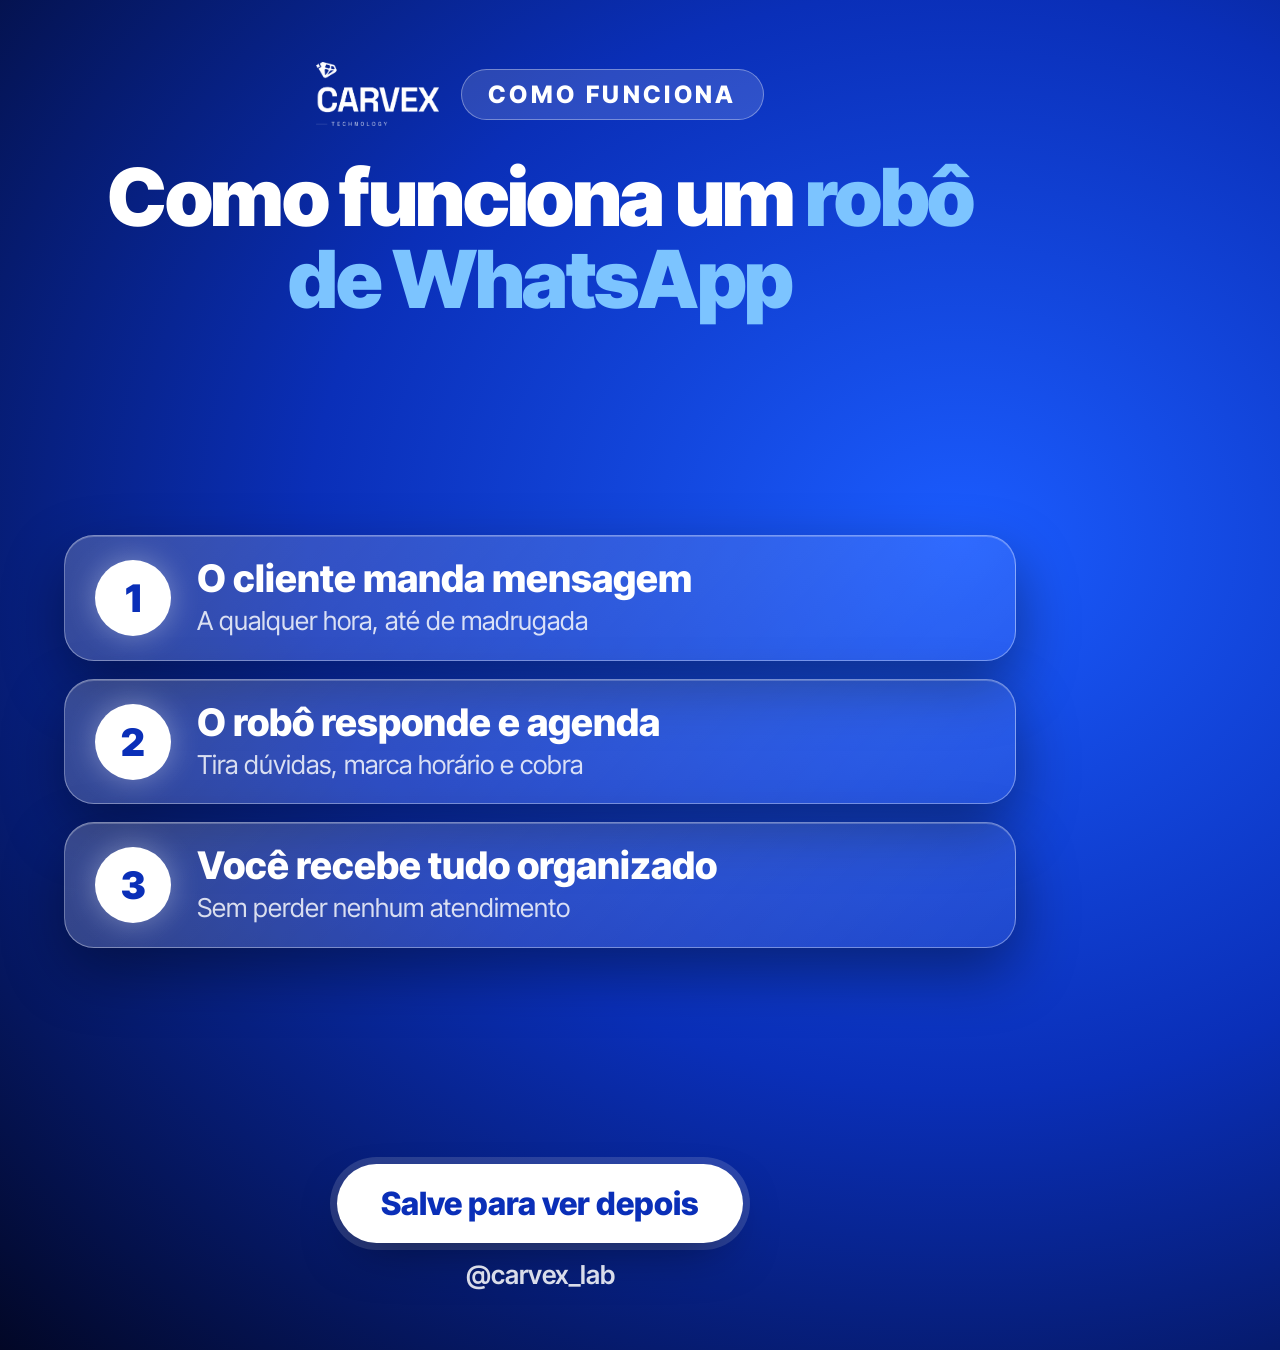
<file: arte/conteudo-semana/conteudo.html>
<!DOCTYPE html>
<html lang="pt-BR">
<head>
<meta charset="UTF-8">
<title>Carvex — Conteúdo da semana</title>
<link href="https://fonts.googleapis.com/css2?family=Inter+Tight:wght@400;500;700;800;900&display=swap" rel="stylesheet">
<style>
* { box-sizing: border-box; margin: 0; }
body { width:1080px; overflow:hidden; position:relative; font-family:"Inter Tight",system-ui,sans-serif; color:#fff;
  background: radial-gradient(ellipse at 75% 40%, var(--c1) 0%, var(--c2) 48%, var(--c3) 100%); }
body.feed { height:1350px; --pt:62px; --pb:60px; --s:1; }
body.story { height:1920px; --pt:250px; --pb:330px; --s:1.12; }
body.t-como  { --c1:#1b5cff; --c2:#0a2fb8; --c3:#020726; --acc:#7cc4ff; --ink:#0a2fb8; }
body.t-curio { --c1:#a67c00; --c2:#4a3500; --c3:#120d02; --acc:#f5d77a; --ink:#5c3d00; }
body.t-ajuda { --c1:#0f7a3e; --c2:#06351c; --c3:#02120a; --acc:#6ee7a0; --ink:#065f2e; }
.wrap { height:100%; padding:var(--pt) 64px var(--pb); display:flex; flex-direction:column; align-items:center; text-align:center; }
.top { display:flex; align-items:center; gap:22px; }
.logo { height:64px; }
.tag { padding:10px 26px; border-radius:999px; background:rgba(255,255,255,.14); border:1.5px solid rgba(255,255,255,.35); font-size:24px; font-weight:800; letter-spacing:.14em; }
h1 { margin-top:30px; font-size:calc(80px * var(--s)); line-height:1.02; font-weight:900; letter-spacing:-.03em; }
h1 em { font-style:normal; color:var(--acc); }
.body { flex:1; width:100%; display:flex; flex-direction:column; justify-content:center; gap:calc(18px * var(--s)); padding:22px 0; min-height:0; }
.foot { text-align:center; }
.cta { display:inline-block; padding:20px 44px; border-radius:999px; background:#fff; color:var(--ink); font-size:32px; font-weight:800; box-shadow:0 20px 50px -18px rgba(0,0,0,.5), 0 0 0 7px rgba(255,255,255,.14); }
.handle { margin-top:16px; font-size:26px; font-weight:600; color:rgba(255,255,255,.85); }
.glass { border-radius:30px; background:linear-gradient(135deg, rgba(255,255,255,.2), rgba(255,255,255,.07)); border:1.5px solid rgba(255,255,255,.36); box-shadow:0 24px 60px rgba(0,0,0,.4), inset 0 1px 0 rgba(255,255,255,.22); }

/* passos */
.step { display:flex; align-items:center; gap:26px; padding:calc(22px * var(--s)) 30px; text-align:left; position:relative; }
.step .n { width:calc(76px * var(--s)); height:calc(76px * var(--s)); border-radius:50%; background:#fff; color:var(--ink); font-size:calc(38px * var(--s)); font-weight:900; display:grid; place-items:center; flex:none; box-shadow:0 0 30px rgba(255,255,255,.35); }
.step b { display:block; font-size:calc(38px * var(--s)); font-weight:800; line-height:1.08; }
.step span { display:block; margin-top:6px; font-size:calc(26px * var(--s)); color:rgba(255,255,255,.82); line-height:1.25; }

/* curiosidade */
.year { font-size:calc(250px * var(--s)); line-height:.9; font-weight:900; letter-spacing:-.05em; background:linear-gradient(180deg,#fff,var(--acc)); -webkit-background-clip:text; background-clip:text; color:transparent; }
.fato { font-size:calc(40px * var(--s)); line-height:1.3; color:rgba(255,255,255,.92); max-width:900px; margin:0 auto; }
.fato b { color:var(--acc); }
.punch { margin:calc(14px * var(--s)) auto 0; padding:22px 36px; border-radius:26px; font-size:calc(36px * var(--s)); font-weight:800; line-height:1.2; max-width:900px; }
.voce { font-size:26px; font-weight:800; letter-spacing:.18em; color:var(--acc); }

/* antes e depois */
.pair { display:grid; grid-template-columns:1fr 54px 1fr; align-items:center; gap:14px; }
.pair .a, .pair .b { padding:calc(22px * var(--s)) 24px; border-radius:26px; font-size:calc(30px * var(--s)); font-weight:700; line-height:1.2; text-align:left; min-height:calc(120px * var(--s)); display:flex; flex-direction:column; justify-content:center; }
.pair .a { background:rgba(0,0,0,.28); border:1.5px solid rgba(255,255,255,.18); color:rgba(255,255,255,.85); }
.pair .b { background:#fff; color:var(--ink); }
.pair small { display:block; font-size:calc(21px * var(--s)); font-weight:800; letter-spacing:.12em; margin-bottom:6px; opacity:.7; }
.pair .arrow { font-size:48px; font-weight:900; color:var(--acc); }
</style>
</head>
<body>
<div class="wrap">
  <div class="top"><img class="logo" src="../../assets/logo.png" alt="Carvex"><span class="tag" id="tag"></span></div>
  <h1 id="h1"></h1>
  <div class="body" id="body"></div>
  <div class="foot"><div class="cta" id="cta"></div><div class="handle">@carvex_lab</div></div>
</div>
<script>
const q = new URLSearchParams(location.search);
const d = parseInt(q.get("d") || "1", 10), f = q.get("f") || "feed";
const step = (n,t,s)=>`<div class="glass step"><div class="n">${n}</div><div><b>${t}</b><span>${s}</span></div></div>`;
const pair = (a,b)=>`<div class="pair"><div class="a"><small>ANTES</small>${a}</div><div class="arrow">→</div><div class="b"><small>COM A CARVEX</small>${b}</div></div>`;
const curio = (voce,year,fato,punch)=>`<div class="voce">${voce}</div><div class="year">${year}</div><p class="fato">${fato}</p><div class="glass punch">${punch}</div>`;

const D = {
 1: { th:"como", tag:"COMO FUNCIONA", h1:'Como funciona um <em>robô de WhatsApp</em>', cta:"Salve para ver depois",
      body: step(1,"O cliente manda mensagem","A qualquer hora, até de madrugada") + step(2,"O robô responde e agenda","Tira dúvidas, marca horário e cobra") + step(3,"Você recebe tudo organizado","Sem perder nenhum atendimento") },
 2: { th:"curio", tag:"CURIOSIDADE", h1:'O primeiro site <em>do mundo</em>', cta:"Compartilhe com alguém",
      body: curio("VOCÊ SABIA?","1991","Ficou no ar em <b>1991</b>, criado por Tim Berners-Lee, no CERN. Tinha só <b>texto e links</b>.","Hoje o seu site pode atender e vender 24h.") },
 3: { th:"ajuda", tag:"COMO AJUDAMOS", h1:'Relatório <em>sem sofrimento</em>', cta:"Quer isso no seu negócio?",
      body: pair("Dados soltos em várias planilhas","Um painel com tudo junto") + pair("Relatório refeito toda semana","Atualiza sozinho") + pair("Só dá para ver no computador","Abre no celular") },
 4: { th:"curio", tag:"CURIOSIDADE", h1:'De onde vem a palavra <em>robô?</em>', cta:"Compartilhe com alguém",
      body: curio("VOCÊ SABIA?","1920","Vem do tcheco <b>“robota”</b>, que quer dizer <b>trabalho pesado</b>. Apareceu na peça R.U.R., de Karel Čapek.","Hoje o robô cuida do trabalho repetitivo.") },
 5: { th:"como", tag:"COMO FUNCIONA", h1:'Como é um projeto <em>com a Carvex</em>', cta:"Salve para ver depois",
      body: step(1,"Entender","Vejo o processo como ele é hoje") + step(2,"Projetar","Proposta fechada. Você aprova antes") + step(3,"Construir","Entrego em partes, você acompanha") + step(4,"Lapidar","Ajusto com o uso real") },
 6: { th:"ajuda", tag:"COMO AJUDAMOS", h1:'Para o <em>seu</em> tipo de negócio', cta:"Qual é o seu? Chama a gente",
      body: pair("Clínica: faltas de pacientes","Lembrete automático no WhatsApp") + pair("Salão: agenda no caderno","Agendamento online 24h") + pair("Oficina: ordem de serviço em papel","OS digital com histórico") + pair("Loja: estoque em falta","Controle de entrada e saída") },
 7: { th:"curio", tag:"CURIOSIDADE", h1:'A planilha que mudou <em>o computador</em>', cta:"Você ainda usa planilha?",
      body: curio("VOCÊ SABIA?","1979","O <b>VisiCalc</b> foi a primeira planilha eletrônica e ajudou a levar o computador para dentro das empresas.","Hoje as planilhas já vêm prontas.") },
};
const x = D[d];
document.body.classList.add(f, "t-" + x.th);
document.getElementById("tag").textContent = x.tag;
document.getElementById("h1").innerHTML = x.h1;
document.getElementById("body").innerHTML = x.body;
document.getElementById("cta").textContent = x.cta;
</script>
</body>
</html>
</file>
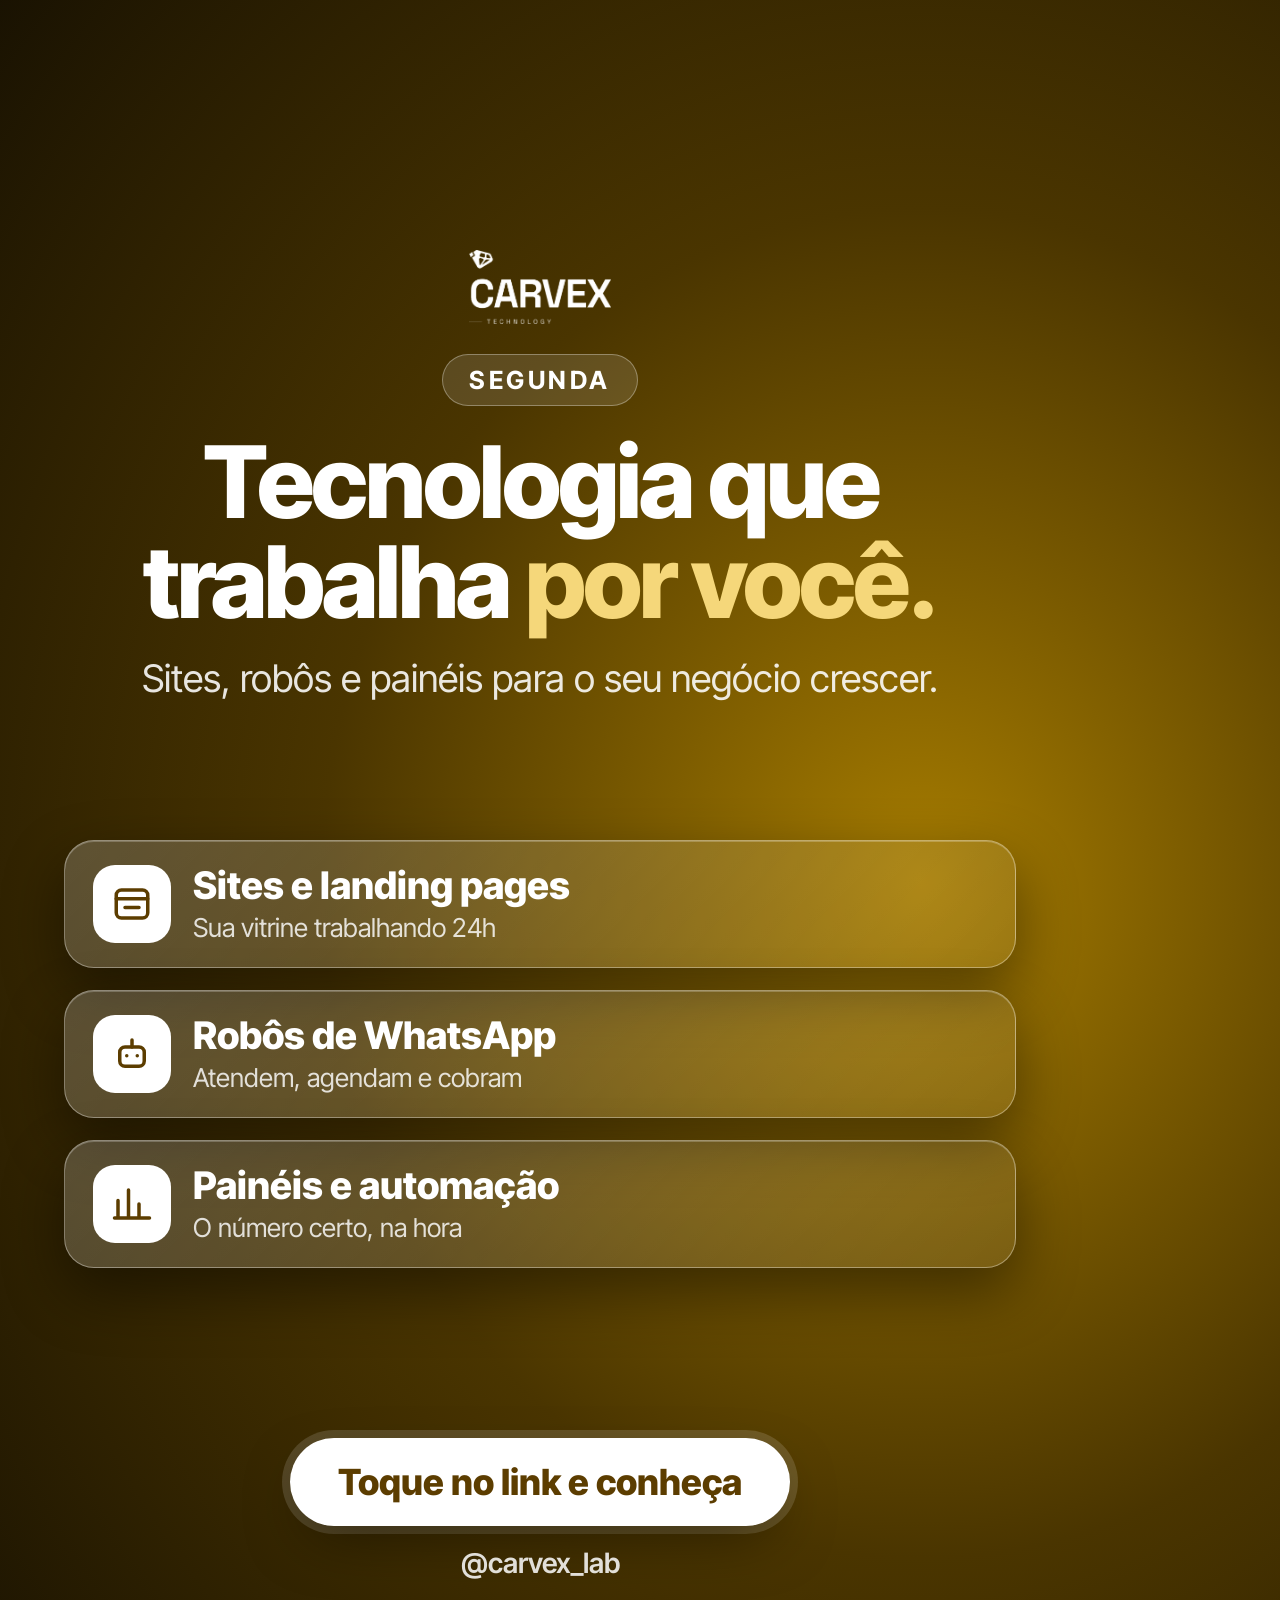
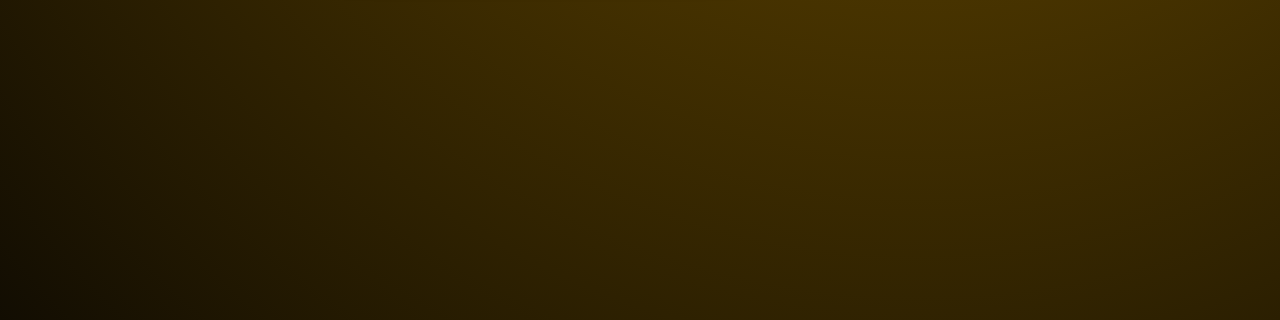
<file: arte/stories/story.html>
<!DOCTYPE html>
<html lang="pt-BR">
<head>
<meta charset="UTF-8">
<title>Carvex — Stories da semana</title>
<link href="https://fonts.googleapis.com/css2?family=Inter+Tight:wght@400;500;700;800&display=swap" rel="stylesheet">
<style>
* { box-sizing: border-box; margin: 0; }
body { width:1080px; height:1920px; overflow:hidden; position:relative; font-family:"Inter Tight",system-ui,sans-serif; color:#fff;
  background: radial-gradient(ellipse at 72% 46%, var(--c1) 0%, var(--c2) 46%, var(--c3) 100%); }
body.blue  { --c1:#1b5cff; --c2:#0a2fb8; --c3:#020726; --acc:#7cc4ff; --ink:#0a2fb8; --b1:#1a5cff; --b2:#7cc4ff; }
body.gold  { --c1:#a67c00; --c2:#4a3500; --c3:#120d02; --acc:#f5d77a; --ink:#5c3d00; --b1:#d4a017; --b2:#f5d77a; }
body.green { --c1:#0f7a3e; --c2:#06351c; --c3:#02120a; --acc:#6ee7a0; --ink:#065f2e; --b1:#16a34a; --b2:#86efac; }
.wrap { height:100%; padding:250px 64px 340px; display:flex; flex-direction:column; align-items:center; text-align:center; }
.logo { height:74px; }
.day { margin-top:30px; padding:10px 26px; border-radius:999px; background:rgba(255,255,255,.12); border:1.5px solid rgba(255,255,255,.32); font-size:25px; font-weight:700; letter-spacing:.14em; }
h1 { margin-top:26px; font-size:100px; line-height:1; font-weight:800; letter-spacing:-.03em; }
h1 em { font-style:normal; color:var(--acc); }
.sub { margin-top:22px; font-size:38px; line-height:1.28; color:rgba(255,255,255,.88); max-width:880px; }
.stage { flex:1; width:100%; display:flex; align-items:center; justify-content:center; min-height:0; }
.stage > div { width:100%; position:relative; }
.cta { margin-top:10px; padding:22px 48px; border-radius:999px; background:#fff; color:var(--ink); font-size:36px; font-weight:800; box-shadow:0 22px 60px -18px rgba(0,0,0,.5), 0 0 0 8px rgba(255,255,255,.14); }
.handle { margin-top:20px; font-size:28px; font-weight:600; color:rgba(255,255,255,.85); }

.glass { border-radius:30px; background:linear-gradient(135deg, rgba(255,255,255,.2), rgba(255,255,255,.07)); border:1.5px solid rgba(255,255,255,.36); box-shadow:0 24px 60px rgba(0,0,0,.45), inset 0 1px 0 rgba(255,255,255,.22); }
.row { display:flex; align-items:center; gap:22px; padding:24px 28px; text-align:left; margin-bottom:22px; }
.row i { width:78px; height:78px; border-radius:22px; background:#fff; display:grid; place-items:center; flex:none; }
.row i svg { width:42px; height:42px; fill:none; stroke:var(--ink); stroke-width:2; stroke-linecap:round; stroke-linejoin:round; }
.row b { display:block; font-size:38px; font-weight:800; line-height:1.05; }
.row span { display:block; margin-top:6px; font-size:26px; color:rgba(255,255,255,.82); }
.chips { display:flex; flex-wrap:wrap; gap:18px; justify-content:center; }
.chip { padding:18px 34px; border-radius:999px; background:#fff; color:var(--ink); font-weight:800; font-size:34px; box-shadow:0 14px 36px rgba(0,0,0,.4); }
.bars { display:flex; align-items:flex-end; gap:16px; height:300px; padding:28px 30px 0; }
.bars i { flex:1; border-radius:12px 12px 0 0; background:linear-gradient(to top, var(--b1), var(--b2)); }
.lbl { font-size:24px; font-weight:700; opacity:.7; letter-spacing:.1em; padding:26px 30px 0; text-align:left; }
.phone { margin:0 auto; width:430px; height:560px; border-radius:50px; background:#0d1b4a; border:10px solid #0b1230; box-shadow:0 0 0 4px #b9c4e2, 0 30px 70px rgba(0,0,0,.6); padding:50px 22px 20px; display:flex; flex-direction:column; gap:14px; font-size:25px; line-height:1.3; text-align:left; }
.phone .hd { display:flex; align-items:center; gap:12px; font-weight:700; padding-bottom:12px; border-bottom:1px solid rgba(255,255,255,.15); font-size:26px; }
.phone .dot { width:38px; height:38px; border-radius:50%; background:#1a5cff; }
.bub { padding:14px 18px; border-radius:22px; max-width:90%; }
.bub.l { background:rgba(255,255,255,.14); border-bottom-left-radius:6px; }
.bub.r { background:#1a8cff; align-self:flex-end; border-bottom-right-radius:6px; }
.xl { margin:0 auto; width:860px; border-radius:26px; background:#06150e; border:1.5px solid rgba(255,255,255,.25); box-shadow:0 30px 70px rgba(0,0,0,.6); overflow:hidden; }
.xl .bar { padding:16px 22px; background:#0b2a1b; font-size:22px; font-weight:700; }
.xl table { width:100%; border-collapse:collapse; font-size:30px; }
.xl th { background:#0f3d26; padding:16px; text-align:left; font-size:24px; color:#b7f7d1; }
.xl td { padding:16px; border-top:1px solid rgba(255,255,255,.08); color:#d9fbe7; }
.xl td.y { background:#facc15; color:#3f2f00; font-weight:700; }
.xl td.g { background:#14532d; color:#b7f7d1; font-weight:700; }
.slot { height:150px; }
</style>
</head>
<body>
<div class="wrap">
  <img class="logo" src="../../assets/logo.png" alt="Carvex">
  <div class="day" id="day"></div>
  <h1 id="h1"></h1>
  <p class="sub" id="sub"></p>
  <div class="stage"><div id="stage"></div></div>
  <div class="cta" id="cta"></div>
  <div class="handle">@carvex_lab</div>
</div>
<script>
const d = parseInt(new URLSearchParams(location.search).get("d") || "1", 10);
const SV = {
  site:'<svg viewBox="0 0 24 24"><rect x="3" y="4" width="18" height="16" rx="3"/><path d="M3 9h18M8 14h8"/></svg>',
  bot:'<svg viewBox="0 0 24 24"><rect x="5" y="8" width="14" height="11" rx="3"/><path d="M12 4v4M9 13h.01M15 13h.01"/></svg>',
  chart:'<svg viewBox="0 0 24 24"><path d="M4 20V10M10 20V4M16 20v-8M22 20H2"/></svg>',
  doc:'<svg viewBox="0 0 24 24"><path d="M6 3h9l4 4v14H6zM15 3v4h4M9 12h7M9 16h7"/></svg>',
};
const row = (ic,t,s)=>`<div class="glass row"><i>${SV[ic]}</i><div><b>${t}</b><span>${s}</span></div></div>`;
const chips = a => `<div class="chips">${a.map(x=>`<span class="chip">${x}</span>`).join("")}</div>`;
const bars = `<div class="glass"><div class="lbl">PAINEL</div><div class="bars"><i style="height:38%"></i><i style="height:60%"></i><i style="height:46%"></i><i style="height:82%"></i><i style="height:64%"></i><i style="height:94%"></i></div></div>`;
const slot = `<div class="slot"></div>`;

const D = {
 1: { th:"gold", day:"SEGUNDA", h1:'Tecnologia que trabalha <em>por você.</em>', sub:"Sites, robôs e painéis para o seu negócio crescer.",
      stage: row("site","Sites e landing pages","Sua vitrine trabalhando 24h") + row("bot","Robôs de WhatsApp","Atendem, agendam e cobram") + row("chart","Painéis e automação","O número certo, na hora"), cta:"Toque no link e conheça" },
 2: { th:"blue", day:"TERÇA", h1:'Ainda refazendo <em>relatório</em> à mão?', sub:"Existe um jeito mais simples.",
      stage: bars + `<div class="chips" style="margin-top:26px"><span class="chip">Sem planilha travada</span><span class="chip">Painel pronto</span></div>`, cta:"Responda: já passou por isso?" },
 3: { th:"blue", day:"QUARTA", h1:'Seu WhatsApp <em>vendendo</em> sozinho.', sub:"Robôs que atendem, agendam e cobram a qualquer hora.",
      stage:`<div class="phone"><div class="hd"><span class="dot"></span>Carvex Bot</div><div class="bub r">Oi! Quero agendar um horário</div><div class="bub l">Claro! Tenho amanhã às 10h ou 15h. Qual prefere?</div><div class="bub r">10h</div><div class="bub l">Confirmado ✅ Te lembro um dia antes.</div></div>`, cta:"Chama no WhatsApp" },
 4: { th:"green", day:"QUINTA", h1:'10 planilhas <em>prontas</em> para usar.', sub:"Fórmulas, dashboard e tutorial. Pagamento único.",
      stage:`<div class="xl"><div class="bar">Fluxo-de-Caixa.xlsx — Excel</div><table><tr><th>Mês</th><th>Entradas</th><th>Saídas</th><th>Saldo</th></tr><tr><td>Jan</td><td class="y">42.300</td><td class="y">36.100</td><td class="g">6.200</td></tr><tr><td>Fev</td><td class="y">38.900</td><td class="y">35.400</td><td class="g">3.500</td></tr><tr><td>Mar</td><td class="y">51.200</td><td class="y">41.900</td><td class="g">9.300</td></tr></table><div class="bars" style="height:190px;background:#06150e"><i style="height:45%"></i><i style="height:30%"></i><i style="height:80%"></i><i style="height:62%"></i><i style="height:92%"></i></div></div>`, cta:"Link na bio" },
 5: { th:"blue", day:"SEXTA", h1:'Um kit para o <em>seu</em> negócio.', sub:"Qual é o seu segmento?",
      stage: chips(["Restaurantes","Clínicas","Lojas","Salões e Barbearias","Oficinas","Academias","Imobiliárias","Escritórios"]), cta:"Toque no link e escolha" },
 6: { th:"blue", day:"SÁBADO", h1:'Pare de montar tudo <em>do zero.</em>', sub:"Templates, painéis e kits prontos. Baixe, edite e use.",
      stage: row("site","Templates de página","5 modelos prontos para editar") + row("chart","Painéis de leads","10 nichos, no Excel") + row("doc","Kits de orçamento","Planilhas e modelos"), cta:"Link na bio" },
 7: { th:"blue", day:"DOMINGO", h1:'O que mais <em>trava</em> o seu negócio?', sub:"Me conta aqui nos stories.",
      stage: chips(["Atender cliente","Relatórios","Agenda","Aparecer online","Cobrança"]), cta:"Responda a caixinha" },
};
const x = D[d];
document.body.classList.add(x.th);
document.getElementById("day").textContent = x.day;
document.getElementById("h1").innerHTML = x.h1;
document.getElementById("sub").textContent = x.sub;
document.getElementById("stage").innerHTML = x.stage;
document.getElementById("cta").textContent = x.cta;
</script>
</body>
</html>
</file>
